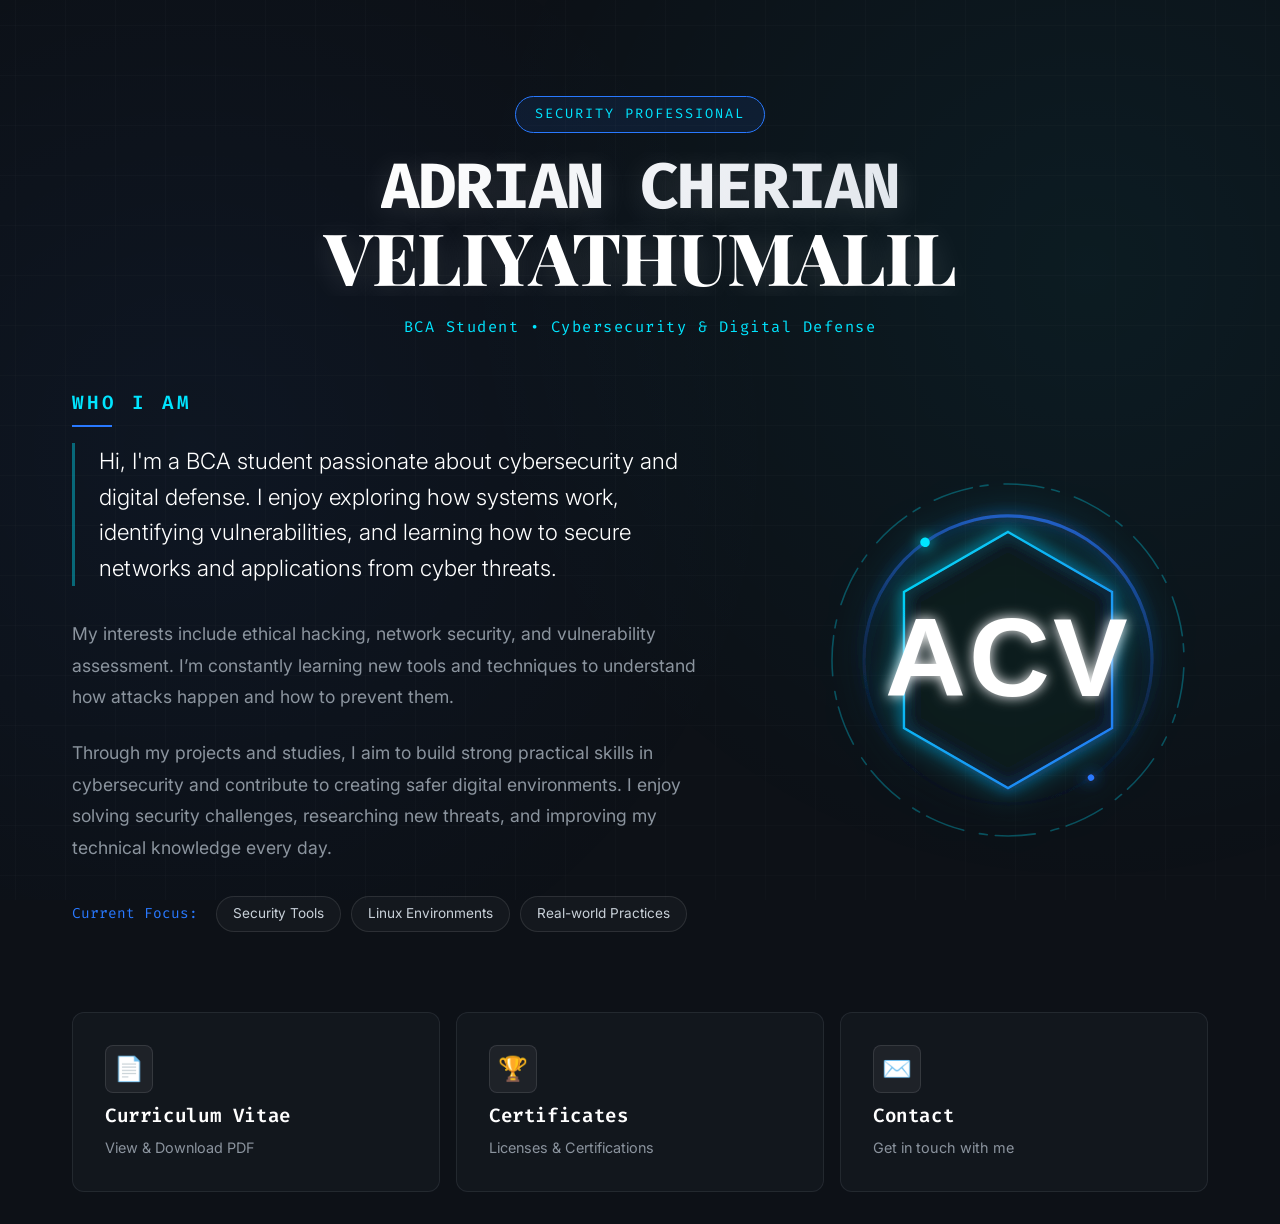
<file: index.html>
<!DOCTYPE html>
<html lang="en">
<head>
    <meta charset="UTF-8">
    <meta name="viewport" content="width=device-width, initial-scale=1.0">
    <title>Adrian Cherian Veliyathumalil - Cybersecurity Portfolio</title>
    <meta name="description" content="Portfolio of Adrian Cherian Veliyathumalil, a BCA student passionate about cybersecurity and digital defense.">
    <!-- Fonts -->
    <link rel="preconnect" href="https://fonts.googleapis.com">
    <link rel="preconnect" href="https://fonts.gstatic.com" crossorigin>
    <link href="https://fonts.googleapis.com/css2?family=Fira+Code:wght@400;600&family=Inter:wght@300;400;600;800&family=Playfair+Display:ital,wght@1,800&display=swap" rel="stylesheet">
    <!-- CSS -->
    <link rel="stylesheet" href="styles.css">
</head>
<body class="dark-theme preload">
    <!-- Page Transition Overlay -->
    <div class="page-transition"></div>

    <!-- Decorative Hack Matrix Background elements -->
    <div class="bg-elements">
        <div class="glow-orb orb-1"></div>
        <div class="glow-orb orb-2"></div>
    </div>

    <main class="container">
        <!-- Header -->
        <header class="hero-header animate-item">
            <div class="badge">Security Professional</div>
            <h1 class="reveal-text">
                <span class="first-name">ADRIAN CHERIAN</span>
                <span class="last-name">Veliyathumalil</span>
            </h1>
            <div class="typing-text-wrapper">
                <p class="subtitle-pro">BCA Student &bull; Cybersecurity & Digital Defense</p>
            </div>
        </header>

        <!-- Main Grid -->
        <div class="content-wrapper">
            <!-- Left: Description -->
            <section class="description-section animate-item delay-1">
                <div class="profile-content-modern">
                    <h2 class="profile-heading">Who I Am</h2>
                    <div class="profile-text">
                        <p class="lead-text">Hi, I'm a BCA student passionate about cybersecurity and digital defense. I enjoy exploring how systems work, identifying vulnerabilities, and learning how to secure networks and applications from cyber threats.</p>
                        <p>My interests include ethical hacking, network security, and vulnerability assessment. I’m constantly learning new tools and techniques to understand how attacks happen and how to prevent them.</p>
                        <p>Through my projects and studies, I aim to build strong practical skills in cybersecurity and contribute to creating safer digital environments. I enjoy solving security challenges, researching new threats, and improving my technical knowledge every day.</p>
                        <div class="focus-badge-container">
                            <span class="focus-label">Current Focus:</span>
                            <span class="focus-pill">Security Tools</span>
                            <span class="focus-pill">Linux Environments</span>
                            <span class="focus-pill">Real-world Practices</span>
                        </div>
                    </div>
                </div>
            </section>

            <!-- Right: Tech Branding -->
            <section class="branding-section animate-item delay-2">
                <div class="custom-logo-container">
                    <img src="assets/logo.svg" alt="ACV Cybersecurity Logo" class="main-logo-img">
                </div>
            </section>
        </div>

        <!-- Navigation Boxes -->
        <nav class="bottom-nav animate-item delay-3">
            <a href="cv.html" class="nav-card page-link">
                <div class="card-border"></div>
                <div class="card-content">
                    <div class="icon-wrapper">
                        <span class="icon">📄</span>
                    </div>
                    <h3>Curriculum Vitae</h3>
                    <p>View & Download PDF</p>
                </div>
                <div class="hover-glow"></div>
            </a>

            <a href="certificates.html" class="nav-card page-link">
                <div class="card-border"></div>
                <div class="card-content">
                    <div class="icon-wrapper">
                        <span class="icon">🏆</span>
                    </div>
                    <h3>Certificates</h3>
                    <p>Licenses & Certifications</p>
                </div>
                <div class="hover-glow"></div>
            </a>

            <a href="contact.html" class="nav-card page-link">
                <div class="card-border"></div>
                <div class="card-content">
                    <div class="icon-wrapper">
                        <span class="icon">✉️</span>
                    </div>
                    <h3>Contact</h3>
                    <p>Get in touch with me</p>
                </div>
                <div class="hover-glow"></div>
            </a>
        </nav>
    </main>

    <script src="script.js"></script>
</body>
</html>
</file>
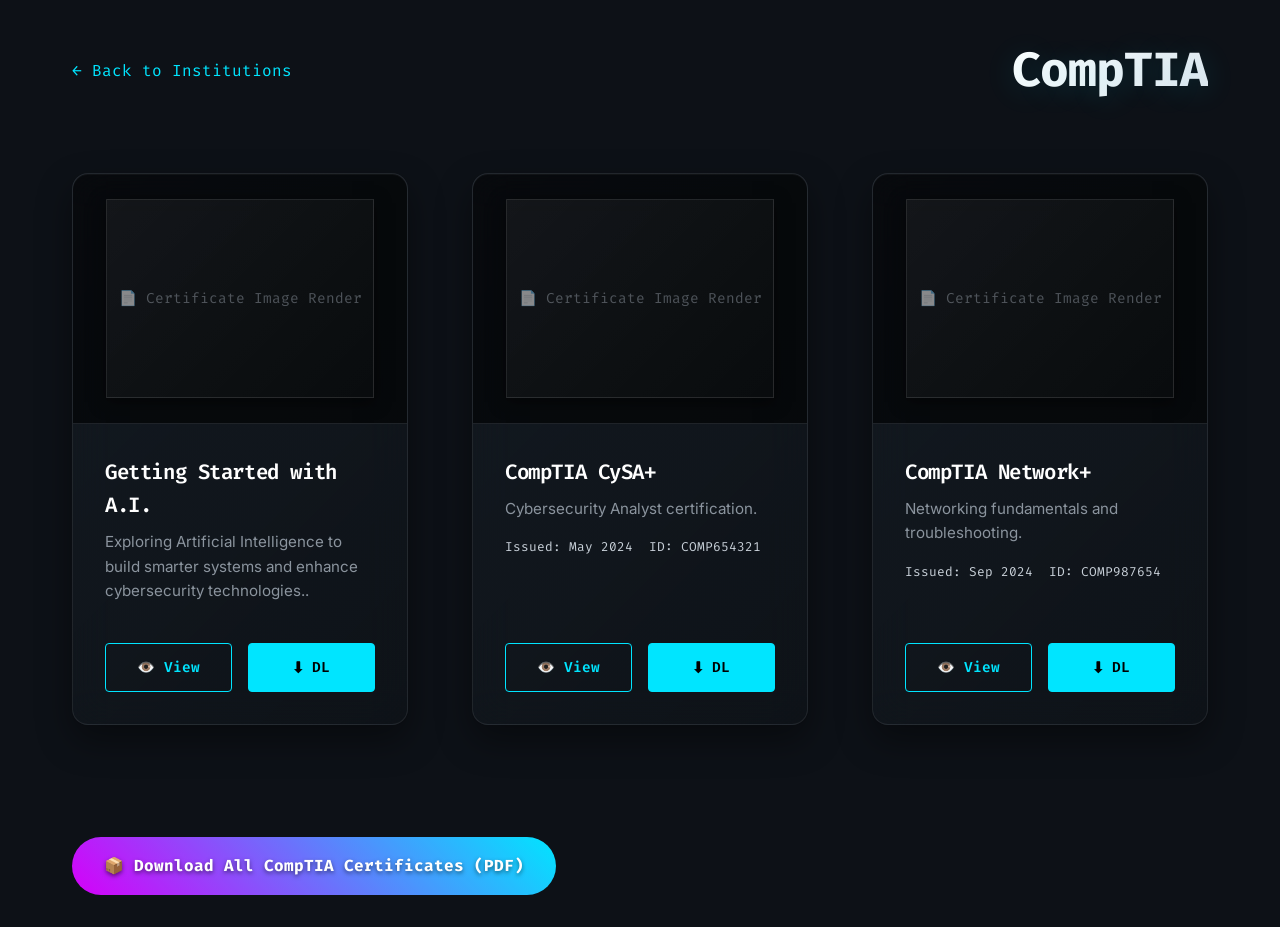
<file: cert-example.html>
<!DOCTYPE html>
<html lang="en">
<head>
    <meta charset="UTF-8">
    <meta name="viewport" content="width=device-width, initial-scale=1.0">
    <title>CompTIA Certificates | Adrian Cherian Veliyathumalil</title>
    <!-- Fonts -->
    <link rel="preconnect" href="https://fonts.googleapis.com">
    <link rel="preconnect" href="https://fonts.gstatic.com" crossorigin>
    <link href="https://fonts.googleapis.com/css2?family=Fira+Code:wght@400;600&family=Inter:wght@300;400;600;800&display=swap" rel="stylesheet">
    <!-- CSS -->
    <link rel="stylesheet" href="styles.css">
    <style>
        .page-header {
            display: flex;
            align-items: center;
            justify-content: space-between;
            margin-bottom: var(--spacing-lg);
        }
        
        .back-btn {
            display: inline-flex;
            align-items: center;
            gap: 0.5rem;
            color: var(--accent-cyan);
            font-family: var(--font-mono);
            font-size: 1rem;
            transition: transform var(--transition-fast), color var(--transition-fast);
        }
        
        .back-btn:hover {
            transform: translateX(-5px);
            color: #fff;
            text-shadow: 0 0 10px var(--accent-cyan);
        }

        .cert-detail-container {
            display: grid;
            grid-template-columns: repeat(auto-fit, minmax(320px, 1fr));
            gap: var(--spacing-xl);
            margin-top: var(--spacing-lg);
        }

        .cert-card-full {
            background: var(--surface-color);
            border: 1px solid var(--surface-border);
            border-top: 4px solid var(--accent-cyan);
            border-radius: 8px;
            overflow: hidden;
            display: flex;
            flex-direction: column;
            transition: transform var(--transition-smooth), box-shadow var(--transition-smooth);
        }

        .cert-card-full:hover {
            transform: translateY(-8px);
            box-shadow: 0 15px 30px rgba(0, 255, 204, 0.15);
            border-color: var(--accent-cyan);
        }

        .cert-preview-box {
            width: 100%;
            height: 250px;
            background: rgba(0,0,0,0.6);
            display: flex;
            align-items: center;
            justify-content: center;
            border-bottom: 1px solid var(--surface-border);
            position: relative;
            overflow: hidden;
        }

        /* Placeholder for actual certificate images */
        .cert-preview-box::before {
            content: '📄 Certificate Image Render';
            color: var(--text-secondary);
            font-family: var(--font-mono);
            font-size: 0.9rem;
            opacity: 0.5;
        }

        /* Simulating an image inside the preview box */
        .cert-image-mockup {
            position: absolute;
            width: 80%;
            height: 80%;
            background: linear-gradient(135deg, rgba(255,255,255,0.05) 0%, rgba(255,255,255,0.01) 100%);
            border: 1px solid rgba(255,255,255,0.1);
            box-shadow: 0 4px 15px rgba(0,0,0,0.5);
            transition: transform var(--transition-smooth);
        }

        .cert-card-full:hover .cert-image-mockup {
            transform: scale(1.05);
        }

        .cert-content-body {
            padding: var(--spacing-lg);
            display: flex;
            flex-direction: column;
            flex-grow: 1;
        }

        .cert-info h3 {
            color: #fff;
            margin-bottom: 0.5rem;
            font-size: 1.3rem;
        }

        .cert-info p {
            color: var(--text-secondary);
            margin-bottom: 1rem;
            font-size: 0.95rem;
        }

        .cert-meta {
            font-family: var(--font-mono);
            font-size: 0.8rem;
            color: var(--accent-green);
            margin-bottom: 1.5rem;
            display: flex;
            flex-wrap: wrap;
            gap: 1rem;
        }

        .cert-actions {
            display: flex;
            gap: 1rem;
            margin-top: auto;
        }

        .action-btn {
            flex: 1;
            padding: 0.75rem;
            border-radius: 4px;
            font-family: var(--font-mono);
            font-size: 0.9rem;
            font-weight: 600;
            text-align: center;
            cursor: pointer;
            transition: all var(--transition-fast);
            display: inline-flex;
            justify-content: center;
            align-items: center;
            gap: 0.5rem;
            text-decoration: none;
        }

        .btn-view {
            background: transparent;
            color: var(--accent-cyan);
            border: 1px solid var(--accent-cyan);
        }

        .btn-view:hover {
            background: rgba(0, 255, 204, 0.1);
            box-shadow: inset 0 0 10px rgba(0, 255, 204, 0.2);
        }

        .btn-download {
            background: var(--accent-cyan);
            color: #000;
            border: 1px solid var(--accent-cyan);
        }

        .btn-download:hover {
            box-shadow: 0 0 15px rgba(0, 255, 204, 0.5);
            background: #fff;
            border-color: #fff;
        }
        
        .download-all-btn {
            margin-top: 3rem;
            display: block;
            width: max-content;
            margin-left: auto;
            margin-right: auto;
            background: linear-gradient(45deg, var(--accent-purple), var(--accent-cyan));
            color: #fff;
            padding: 1rem 2rem;
            border-radius: 30px;
            text-align: center;
            font-family: var(--font-mono);
            font-weight: 700;
            text-shadow: 0 2px 4px rgba(0,0,0,0.5);
            transition: all var(--transition-smooth);
        }

        .download-all-btn:hover {
            transform: scale(1.05);
            box-shadow: 0 0 25px rgba(177, 0, 232, 0.6);
        }

        /* Modal styling for viewing certificate */
        .modal-overlay {
            position: fixed;
            top: 0; left: 0; right: 0; bottom: 0;
            background: rgba(0,0,0,0.9);
            z-index: 1000;
            display: none;
            justify-content: center;
            align-items: center;
            opacity: 0;
            transition: opacity 0.3s;
        }
        .modal-overlay.active {
            display: flex;
            opacity: 1;
        }
        
        .modal-content {
            max-width: 90vw;
            max-height: 90vh;
            position: relative;
        }
        
        .modal-image {
            max-width: 100%;
            max-height: 85vh;
            border: 2px solid var(--accent-cyan);
            box-shadow: 0 0 30px rgba(0, 255, 204, 0.2);
        }
        
        .close-modal {
            position: absolute;
            top: -40px;
            right: 0;
            color: #fff;
            font-family: var(--font-mono);
            font-size: 2rem;
            cursor: pointer;
            transition: color 0.2s;
        }
        .close-modal:hover { color: var(--accent-cyan); }

        /* Responsive */
        @media (max-width: 768px) {
            .page-header {
                flex-direction: column;
                align-items: flex-start;
                gap: 1rem;
            }
            .cert-detail-container {
                grid-template-columns: repeat(auto-fit, minmax(min(100%, 300px), 1fr));
            }
        }
    </style>
</head>
<body class="dark-theme preload">
    <div class="page-transition"></div>

    <!-- Certificate View Modal -->
    <div class="modal-overlay" id="certModal">
        <div class="modal-content">
            <span class="close-modal" onclick="closeModal()">×</span>
            <!-- Placeholder for actual image source -->
            <div style="width: 80vw; height: 70vh; background: #222; display: flex; align-items: center; justify-content: center; border: 2px solid var(--accent-cyan);">
                <span class="cyber-text">High Resolution Certificate Image Displays Here</span>
            </div>
        </div>
    </div>

    <main class="container">
        
        <div class="page-header animate-item delay-1">
            <a href="certificates.html" class="back-btn page-link">← Back to Institutions</a>
            <h1 class="glitch-title" data-text="CompTIA">CompTIA</h1>
        </div>

        <section class="cert-detail-container animate-item delay-2">
            
            <!-- Standard Grid Card -->
            <div class="cert-card-full">
                <div class="cert-preview-box">
                    <div class="cert-image-mockup"></div>
                </div>
                <div class="cert-content-body">
                    <div class="cert-info">
                        <h3>Getting Started with A.I.</h3>
                        <p>Exploring Artificial Intelligence to build smarter systems and enhance cybersecurity technologies..</p>
                        <div class="cert-meta">
                            
                        </div>
                    </div>
                    <div class="cert-actions">
                        <button onclick="openModal()" class="action-btn btn-view">👁️ View</button>
                        <a href="sample-cert.pdf" download="Security_Plus.pdf" class="action-btn btn-download">⬇️ DL</a>
                    </div>
                </div>
            </div>

            <div class="cert-card-full">
                <div class="cert-preview-box">
                    <div class="cert-image-mockup"></div>
                </div>
                <div class="cert-content-body">
                    <div class="cert-info">
                        <h3>CompTIA CySA+</h3>
                        <p>Cybersecurity Analyst certification.</p>
                        <div class="cert-meta">
                            <span>Issued: May 2024</span>
                            <span>ID: COMP654321</span>
                        </div>
                    </div>
                    <div class="cert-actions">
                        <button onclick="openModal()" class="action-btn btn-view">👁️ View</button>
                        <a href="sample-cert.pdf" download="CySA_Plus.pdf" class="action-btn btn-download">⬇️ DL</a>
                    </div>
                </div>
            </div>

            <div class="cert-card-full">
                <div class="cert-preview-box">
                    <div class="cert-image-mockup"></div>
                </div>
                <div class="cert-content-body">
                    <div class="cert-info">
                        <h3>CompTIA Network+</h3>
                        <p>Networking fundamentals and troubleshooting.</p>
                        <div class="cert-meta">
                            <span>Issued: Sep 2024</span>
                            <span>ID: COMP987654</span>
                        </div>
                    </div>
                    <div class="cert-actions">
                        <button onclick="openModal()" class="action-btn btn-view">👁️ View</button>
                        <a href="sample-cert.pdf" download="Network_Plus.pdf" class="action-btn btn-download">⬇️ DL</a>
                    </div>
                </div>
            </div>

            <!-- Download All Action -->
            <a href="all-comptia-certs.pdf" download="Adrian_CompTIA_Bundle.pdf" class="download-all-btn">
                📦 Download All CompTIA Certificates (PDF)
            </a>

        </section>

    </main>

    <script src="script.js"></script>
    <script>
        // Certificate Modal Logic
        const modal = document.getElementById('certModal');
        
        function openModal() {
            modal.classList.add('active');
            document.body.style.overflow = 'hidden'; // Prevent background scrolling
        }
        
        function closeModal() {
            modal.classList.remove('active');
            document.body.style.overflow = '';
        }
        
        // Close modal when clicking outside the content
        modal.addEventListener('click', (e) => {
            if (e.target === modal) {
                closeModal();
            }
        });
        
        // Close modal on Escape key
        document.addEventListener('keydown', (e) => {
            if (e.key === 'Escape' && modal.classList.contains('active')) {
                closeModal();
            }
        });
    </script>
</body>
</html>
</file>
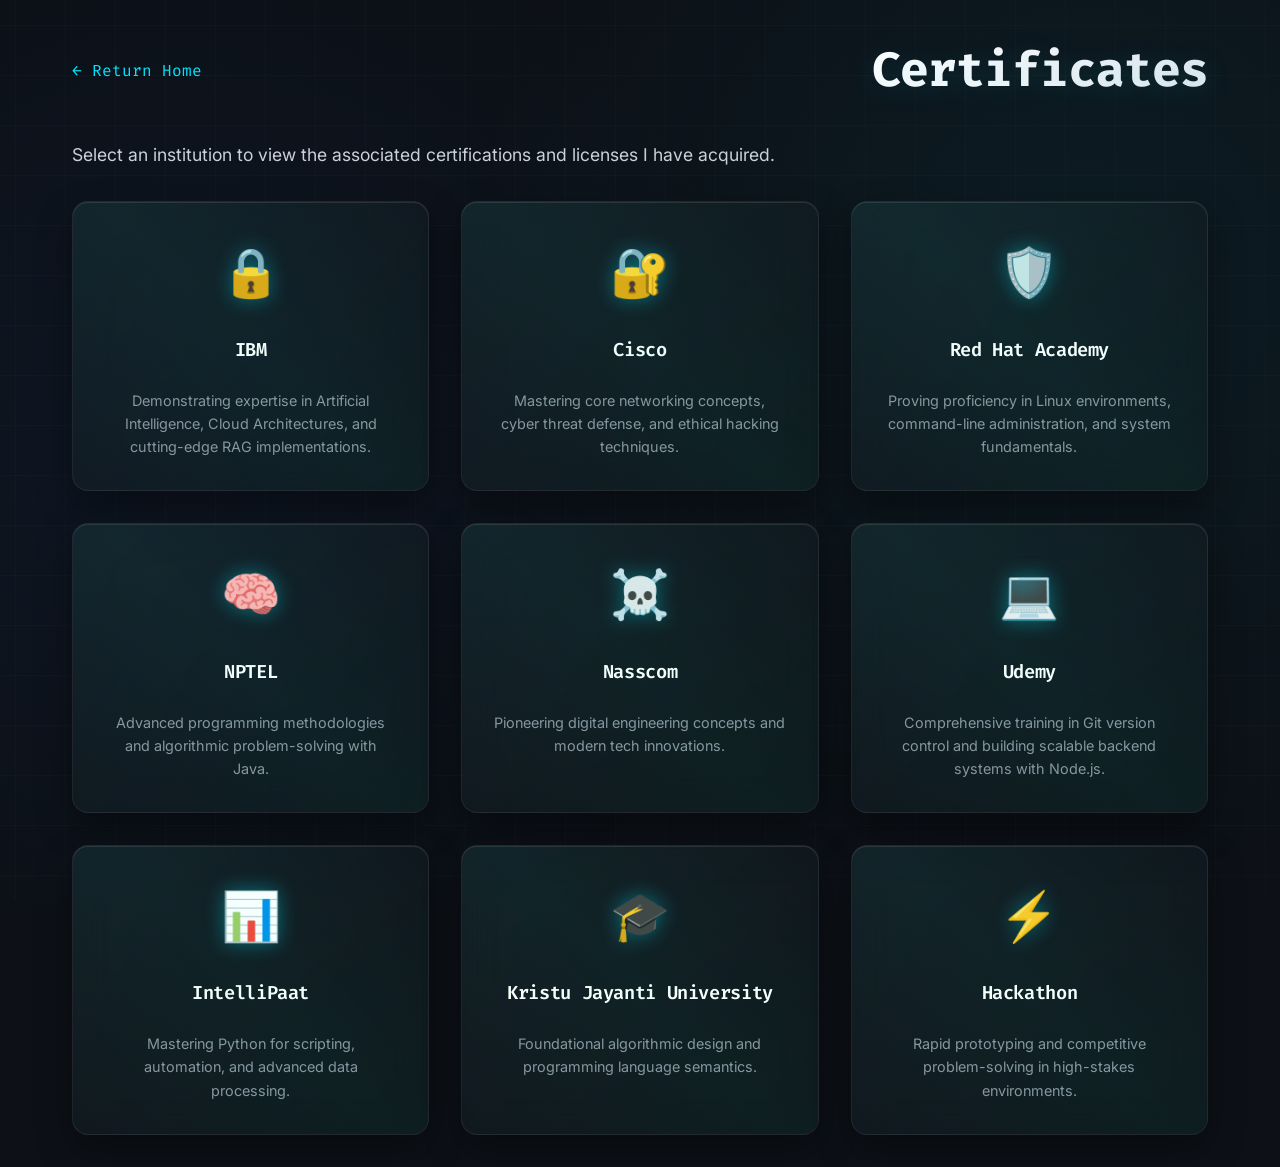
<file: certificates.html>
<!DOCTYPE html>
<html lang="en">
<head>
    <meta charset="UTF-8">
    <meta name="viewport" content="width=device-width, initial-scale=1.0">
    <title>Certificates | Adrian Cherian Veliyathumalil</title>
    <!-- Fonts -->
    <link rel="preconnect" href="https://fonts.googleapis.com">
    <link rel="preconnect" href="https://fonts.gstatic.com" crossorigin>
    <link href="https://fonts.googleapis.com/css2?family=Fira+Code:wght@400;600&family=Inter:wght@300;400;600;800&display=swap" rel="stylesheet">
    <!-- CSS -->
    <link rel="stylesheet" href="styles.css">
    <style>
        .page-header {
            display: flex;
            align-items: center;
            justify-content: space-between;
            margin-bottom: var(--spacing-lg);
        }
        
        .back-btn {
            display: inline-flex;
            align-items: center;
            gap: 0.5rem;
            color: var(--accent-cyan);
            font-family: var(--font-mono);
            font-size: 1rem;
            transition: transform var(--transition-fast), color var(--transition-fast);
        }
        
        .back-btn:hover {
            transform: translateX(-5px);
            color: #fff;
            text-shadow: 0 0 10px var(--accent-cyan);
        }

        .cert-grid {
            display: grid;
            grid-template-columns: repeat(auto-fit, minmax(280px, 1fr));
            gap: var(--spacing-lg);
            margin-top: var(--spacing-lg);
        }

        .cert-card {
            background: var(--surface-color);
            border: 1px solid var(--surface-border);
            border-radius: 12px;
            padding: var(--spacing-lg);
            text-align: center;
            position: relative;
            overflow: hidden;
            transition: all var(--transition-smooth);
            display: flex;
            flex-direction: column;
            align-items: center;
            gap: 1rem;
            cursor: pointer;
        }

        .cert-card::before {
            content: '';
            position: absolute;
            top: -50%; left: -50%;
            width: 200%; height: 200%;
            background: linear-gradient(rgba(0,255,204,0), rgba(0,255,204,0.05), rgba(0,255,204,0));
            transform: rotate(45deg);
            animation: shine 6s infinite;
            pointer-events: none;
        }

        @keyframes shine {
            0% { transform: translateY(-100%) rotate(45deg); opacity: 0; }
            50% { opacity: 1; }
            100% { transform: translateY(100%) rotate(45deg); opacity: 0; }
        }

        .cert-card:hover {
            transform: translateY(-5px);
            border-color: var(--accent-green);
            box-shadow: 0 10px 30px rgba(57, 255, 20, 0.1);
        }

        .cert-icon {
            font-size: 3rem;
            color: var(--accent-cyan);
            margin-bottom: 0.5rem;
        }
        
        .cert-card h3 {
            font-family: var(--font-mono);
            color: #fff;
            margin-bottom: 0.5rem;
        }

        .cert-card p {
            color: var(--text-secondary);
            font-size: 0.9rem;
        }

        /* Responsive */
        @media (max-width: 768px) {
            .page-header {
                flex-direction: column;
                align-items: flex-start;
                gap: 1rem;
            }
            .cert-grid {
                grid-template-columns: repeat(auto-fit, minmax(min(100%, 280px), 1fr));
            }
        }
    </style>
</head>
<body class="dark-theme preload">
    <div class="page-transition"></div>

    <div class="bg-elements">
        <div class="glow-orb orb-1"></div>
        <div class="glow-orb orb-2"></div>
    </div>

    <main class="container">
        
        <div class="page-header animate-item delay-1">
            <a href="index.html" class="back-btn page-link">← Return Home</a>
            <h1 class="glitch-title" data-text="Certificates">Certificates</h1>
        </div>

        <section class="animate-item delay-2">
            <p class="cyber-text" style="font-size: 1.1rem; margin-bottom: 2rem; color: var(--text-primary);">
                Select an institution to view the associated certifications and licenses I have acquired.
            </p>

            <div class="cert-grid">
                
                <a href="ibm-certs.html" class="cert-card page-link">
                    <div class="cert-icon">🔒</div>
                    <h3>IBM</h3>
                    <p>Demonstrating expertise in Artificial Intelligence, Cloud Architectures, and cutting-edge RAG implementations.</p>
                </a>

                <a href="cisco-certs.html" class="cert-card page-link" style="animation-delay: 0.1s;">
                    <div class="cert-icon">🔐</div>
                    <h3>Cisco</h3>
                    <p>Mastering core networking concepts, cyber threat defense, and ethical hacking techniques.</p>
                </a>

                <a href="redhat-certs.html" class="cert-card page-link" style="animation-delay: 0.2s;">
                    <div class="cert-icon">🛡️</div>
                    <h3>Red Hat Academy</h3>
                    <p>Proving proficiency in Linux environments, command-line administration, and system fundamentals.</p>
                </a>

                <a href="nptel-certs.html" class="cert-card page-link" style="animation-delay: 0.3s;">
                    <div class="cert-icon">🧠</div>
                    <h3>NPTEL</h3>
                    <p>Advanced programming methodologies and algorithmic problem-solving with Java.</p>
                </a>

                <a href="nasscom-certs.html" class="cert-card page-link" style="animation-delay: 0.3s;">
                    <div class="cert-icon">☠️</div>
                    <h3>Nasscom</h3>
                    <p>Pioneering digital engineering concepts and modern tech innovations.</p>
                </a>
                
            
                <a href="udemy-certs.html" class="cert-card page-link" style="animation-delay: 0.4s;">
                    <div class="cert-icon">💻</div>
                    <h3>Udemy</h3>
                    <p>Comprehensive training in Git version control and building scalable backend systems with Node.js.</p>
                </a>
                
                <a href="intellipaat-certs.html" class="cert-card page-link" style="animation-delay: 0.5s;">
                    <div class="cert-icon">📊</div>
                    <h3>IntelliPaat</h3>
                    <p>Mastering Python for scripting, automation, and advanced data processing.</p>
                </a>
                
                <a href="kristu-certs.html" class="cert-card page-link" style="animation-delay: 0.6s;">
                    <div class="cert-icon">🎓</div>
                    <h3>Kristu Jayanti University</h3>
                    <p>Foundational algorithmic design and programming language semantics.</p>
                </a>

                <a href="hackathon-certs.html" class="cert-card page-link" style="animation-delay: 0.7s;">
                    <div class="cert-icon">⚡</div>
                    <h3>Hackathon</h3>
                    <p>Rapid prototyping and competitive problem-solving in high-stakes environments.</p>
                </a>
                
            </div>
        </section>

    </main>

    <script src="script.js"></script>
</body>
</html>
</file>
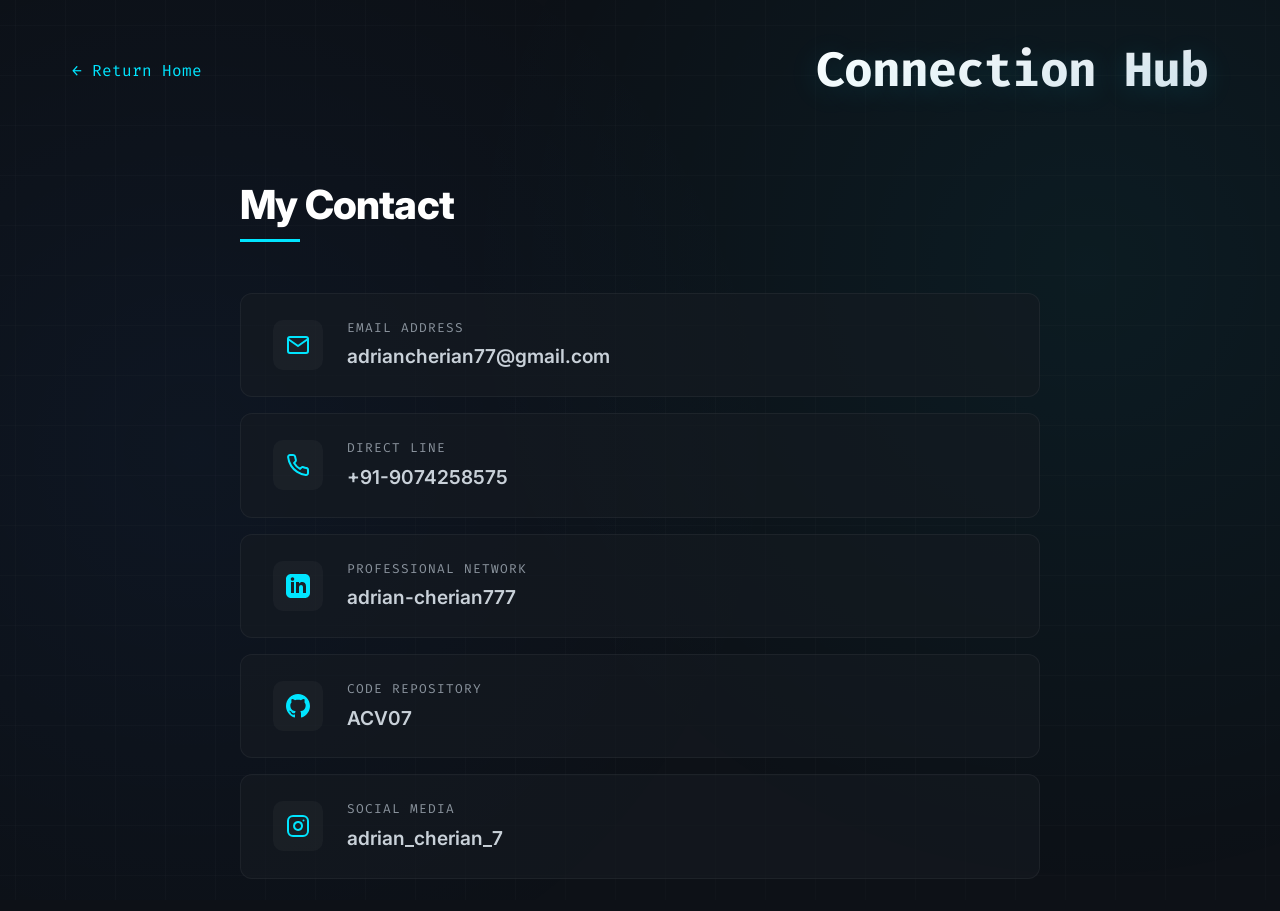
<file: contact.html>
<!DOCTYPE html>
<html lang="en">

<head>
    <meta charset="UTF-8">
    <meta name="viewport" content="width=device-width, initial-scale=1.0">
    <title>Contact | Adrian Cherian Veliyathumalil</title>
    <!-- Fonts -->
    <link rel="preconnect" href="https://fonts.googleapis.com">
    <link rel="preconnect" href="https://fonts.gstatic.com" crossorigin>
    <link
        href="https://fonts.googleapis.com/css2?family=Fira+Code:wght@400;600&family=Inter:wght@300;400;600;800&family=Playfair+Display:ital,wght@1,800&display=swap"
        rel="stylesheet">
    <!-- CSS -->
    <link rel="stylesheet" href="styles.css">
    <style>
        .page-header {
            display: flex;
            align-items: center;
            justify-content: space-between;
            margin-bottom: var(--spacing-lg);
            position: relative;
            z-index: 10;
        }

        .back-btn {
            display: inline-flex;
            align-items: center;
            gap: 0.5rem;
            color: var(--accent-cyan);
            font-family: var(--font-mono);
            font-size: 1rem;
            transition: transform var(--transition-fast), color var(--transition-fast);
        }

        .back-btn:hover {
            transform: translateX(-5px);
            color: #fff;
            text-shadow: 0 0 10px var(--accent-cyan);
        }

        /* =========================================
           Contact Page - Row Layout
           ========================================= */
        .contact-perspective {
            display: flex;
            justify-content: center;
            align-items: flex-start;
            min-height: 70vh;
            padding-top: 2rem;
        }

        .contact-list-container {
            width: 100%;
            max-width: 800px;
            display: flex;
            flex-direction: column;
            gap: 1.5rem;
        }

        .section-title {
            font-size: 2.5rem;
            color: #fff;
            margin-bottom: 2rem;
            font-family: var(--font-sans);
            font-weight: 800;
            text-align: left;
            position: relative;
            display: inline-block;
        }

        .section-title::after {
            content: '';
            position: absolute;
            bottom: -5px;
            left: 0;
            width: 60px;
            height: 3px;
            background: var(--accent-cyan);
        }

        .contact-rows-wrapper {
            display: flex;
            flex-direction: column;
            gap: 1rem;
        }

        .contact-row {
            display: flex;
            align-items: center;
            padding: 1.5rem 2rem;
            background: rgba(22, 27, 34, 0.6);
            border: 1px solid rgba(255, 255, 255, 0.05);
            border-radius: 12px;
            text-decoration: none;
            transition: all 0.4s cubic-bezier(0.2, 0.8, 0.2, 1);
            position: relative;
            overflow: hidden;
        }

        .contact-row::before {
            content: '';
            position: absolute;
            top: 0;
            left: 0;
            bottom: 0;
            width: 3px;
            background: var(--accent-cyan);
            transform: scaleY(0);
            transform-origin: bottom;
            transition: transform 0.4s ease;
        }

        .contact-row:hover {
            background: rgba(30, 40, 50, 0.8);
            border-color: rgba(0, 229, 255, 0.3);
            transform: translateX(10px);
            box-shadow: 0 10px 30px rgba(0, 0, 0, 0.5);
        }

        .contact-row:hover::before {
            transform: scaleY(1);
        }

        .row-icon-cell {
            width: 50px;
            height: 50px;
            display: flex;
            justify-content: center;
            align-items: center;
            background: rgba(255, 255, 255, 0.03);
            border-radius: 10px;
            margin-right: 1.5rem;
            transition: all 0.4s ease;
        }

        .row-logo {
            width: 24px;
            height: 24px;
            color: var(--accent-cyan);
            transition: transform 0.4s cubic-bezier(0.175, 0.885, 0.32, 1.275);
        }

        .contact-row:hover .row-icon-cell {
            background: rgba(0, 229, 255, 0.1);
            box-shadow: 0 0 15px rgba(0, 229, 255, 0.2);
        }

        .contact-row:hover .row-logo {
            transform: scale(1.2);
        }

        /* Specific logo colors on hover */
        .contact-row:hover .linkedin-color {
            color: #0077b5;
        }

        .contact-row:hover .github-color {
            color: #ffffff;
        }
        
        .contact-row:hover .instagram-color {
            color: #E1306C;
        }

        .row-details {
            display: flex;
            flex-direction: column;
            flex-grow: 1;
        }

        .row-label {
            font-family: var(--font-mono);
            font-size: 0.8rem;
            color: var(--text-secondary);
            text-transform: uppercase;
            letter-spacing: 1px;
            margin-bottom: 0.2rem;
        }

        .row-value {
            font-size: 1.2rem;
            color: var(--text-primary);
            font-weight: 600;
            transition: color 0.3s ease;
        }

        .contact-row:hover .row-value {
            color: #fff;
        }

        .row-arrow {
            font-size: 1.5rem;
            color: var(--text-secondary);
            opacity: 0;
            transform: translateX(-15px);
            transition: all 0.4s cubic-bezier(0.175, 0.885, 0.32, 1.275);
        }

        .contact-row:hover .row-arrow {
            opacity: 1;
            transform: translateX(0);
            color: var(--accent-cyan);
        }

        /* Professional Scroll Reveal Animation */
        .animate-row {
            opacity: 0;
            transform: translateY(20px);
            transition: opacity 0.6s ease, transform 0.6s cubic-bezier(0.2, 0.8, 0.2, 1);
        }

        .animate-row.visible {
            opacity: 1;
            transform: translateY(0);
        }

        /* Responsive */
        @media (max-width: 768px) {
            .page-header {
                flex-direction: column;
                align-items: flex-start;
                gap: 1rem;
            }
            .contact-row {
                padding: 1rem;
            }
            .row-icon-cell {
                margin-right: 1rem;
            }
            .row-value {
                font-size: 1rem;
                word-break: break-all;
            }
            .section-title {
                font-size: 2rem;
            }
        }
    </style>
</head>

<body class="dark-theme preload">
    <div class="page-transition"></div>

    <div class="bg-elements">
        <div class="glow-orb orb-1"></div>
        <div class="glow-orb orb-2"></div>
    </div>

    <main class="container">

        <div class="page-header animate-item delay-1">
            <a href="index.html" class="back-btn page-link">← Return Home</a>
            <h1 class="glitch-title" data-text="Connection Hub">Connection Hub</h1>
        </div>

        <section class="contact-perspective">

            <div class="contact-list-container">
                <h2 class="section-title animate-row delay-1">My Contact</h2>

                <div class="contact-rows-wrapper">

                    <!-- Email Row -->
                    <a href="mailto:adriancherian77@gmail.com" class="contact-row animate-row delay-2">
                        <div class="row-icon-cell">
                            <!-- Custom SVG for Email -->
                            <svg class="row-logo" xmlns="http://www.w3.org/2000/svg" viewBox="0 0 24 24" fill="none"
                                stroke="currentColor" stroke-width="2" stroke-linecap="round" stroke-linejoin="round">
                                <path d="M4 4h16c1.1 0 2 .9 2 2v12c0 1.1-.9 2-2 2H4c-1.1 0-2-.9-2-2V6c0-1.1.9-2 2-2z">
                                </path>
                                <polyline points="22,6 12,13 2,6"></polyline>
                            </svg>
                        </div>
                        <div class="row-details">
                            <span class="row-label">Email Address</span>
                            <span class="row-value">adriancherian77@gmail.com</span>
                        </div>
                        <div class="row-arrow">→</div>
                    </a>

                    <!-- Phone Row -->
                    <a href="tel:+91-9074258575" class="contact-row animate-row delay-3">
                        <div class="row-icon-cell">
                            <!-- Custom SVG for Phone -->
                            <svg class="row-logo" xmlns="http://www.w3.org/2000/svg" viewBox="0 0 24 24" fill="none"
                                stroke="currentColor" stroke-width="2" stroke-linecap="round" stroke-linejoin="round">
                                <path
                                    d="M22 16.92v3a2 2 0 0 1-2.18 2 19.79 19.79 0 0 1-8.63-3.07 19.5 19.5 0 0 1-6-6 19.79 19.79 0 0 1-3.07-8.67A2 2 0 0 1 4.11 2h3a2 2 0 0 1 2 1.72 12.84 12.84 0 0 0 .7 2.81 2 2 0 0 1-.45 2.11L8.09 9.91a16 16 0 0 0 6 6l1.27-1.27a2 2 0 0 1 2.11-.45 12.84 12.84 0 0 0 2.81.7A2 2 0 0 1 22 16.92z">
                                </path>
                            </svg>
                        </div>
                        <div class="row-details">
                            <span class="row-label">Direct Line</span>
                            <span class="row-value">+91-9074258575</span>
                        </div>
                        <div class="row-arrow">→</div>
                    </a>

                    <!-- LinkedIn Row -->
                    <a href="https://www.linkedin.com/in/adrian-cherian777" class="contact-row animate-row delay-4" target="_blank">
                        <div class="row-icon-cell">
                            <!-- Custom SVG for LinkedIn -->
                            <svg class="row-logo linkedin-color" xmlns="http://www.w3.org/2000/svg" viewBox="0 0 24 24"
                                fill="currentColor">
                                <path
                                    d="M19 0h-14c-2.761 0-5 2.239-5 5v14c0 2.761 2.239 5 5 5h14c2.762 0 5-2.239 5-5v-14c0-2.761-2.238-5-5-5zm-11 19h-3v-11h3v11zm-1.5-12.268c-.966 0-1.75-.79-1.75-1.764s.784-1.764 1.75-1.764 1.75.79 1.75 1.764-.783 1.764-1.75 1.764zm13.5 12.268h-3v-5.604c0-3.368-4-3.113-4 0v5.604h-3v-11h3v1.765c1.396-2.586 7-2.777 7 2.476v6.759z" />
                            </svg>
                        </div>
                        <div class="row-details">
                            <span class="row-label">Professional Network</span>
                            <span class="row-value">adrian-cherian777</span>
                        </div>
                        <div class="row-arrow">→</div>
                    </a>

                    <!-- GitHub Row -->
                    <a href="https://github.com/ACV07" class="contact-row animate-row delay-5" target="_blank">
                        <div class="row-icon-cell">
                            <!-- Custom SVG for GitHub -->
                            <svg class="row-logo github-color" xmlns="http://www.w3.org/2000/svg" viewBox="0 0 24 24"
                                fill="currentColor">
                                <path
                                    d="M12 0c-6.626 0-12 5.373-12 12 0 5.302 3.438 9.8 8.207 11.387.599.111.793-.261.793-.577v-2.234c-3.338.726-4.033-1.416-4.033-1.416-.546-1.387-1.333-1.756-1.333-1.756-1.089-.745.083-.729.083-.729 1.205.084 1.839 1.237 1.839 1.237 1.07 1.834 2.807 1.304 3.492.997.107-.775.418-1.305.762-1.604-2.665-.305-5.467-1.334-5.467-5.931 0-1.311.469-2.381 1.236-3.221-.124-.303-.535-1.524.117-3.176 0 0 1.008-.322 3.301 1.23.957-.266 1.983-.399 3.003-.404 1.02.005 2.047.138 3.006.404 2.291-1.552 3.297-1.23 3.297-1.23.653 1.653.242 2.874.118 3.176.77.84 1.235 1.911 1.235 3.221 0 4.609-2.807 5.624-5.479 5.921.43.372.823 1.102.823 2.222v3.293c0 .319.192.694.801.576 4.765-1.589 8.199-6.086 8.199-11.386 0-6.627-5.373-12-12-12z" />
                            </svg>
                        </div>
                        <div class="row-details">
                            <span class="row-label">Code Repository</span>
                            <span class="row-value">ACV07</span>
                        </div>
                        <div class="row-arrow">→</div>
                    </a>

                    <!-- Instagram Row -->
                    <a href="https://www.instagram.com/adrian_cherian_7?igsh=b2wybXFqczFqNjB5" class="contact-row animate-row delay-6" target="_blank">
                        <div class="row-icon-cell">
                            <!-- Custom SVG for Instagram -->
                            <svg class="row-logo instagram-color" xmlns="http://www.w3.org/2000/svg" viewBox="0 0 24 24" fill="none" stroke="currentColor" stroke-width="2" stroke-linecap="round" stroke-linejoin="round">
                                <rect x="2" y="2" width="20" height="20" rx="5" ry="5"></rect>
                                <path d="M16 11.37A4 4 0 1 1 12.63 8 4 4 0 0 1 16 11.37z"></path>
                                <line x1="17.5" y1="6.5" x2="17.51" y2="6.5"></line>
                            </svg>
                        </div>
                        <div class="row-details">
                            <span class="row-label">Social Media</span>
                            <span class="row-value">adrian_cherian_7</span>
                        </div>
                        <div class="row-arrow">→</div>
                    </a>

                </div>
            </div>

        </section>

    </main>

    <script src="script.js"></script>
    <script>
        // Professional fade-in staggered animation for rows
        document.addEventListener('DOMContentLoaded', () => {
            const rows = document.querySelectorAll('.animate-row');

            const observer = new IntersectionObserver((entries) => {
                entries.forEach(entry => {
                    if (entry.isIntersecting) {
                        entry.target.classList.add('visible');
                    }
                });
            }, { threshold: 0.1 });

            rows.forEach(row => {
                observer.observe(row);
            });
        });
    </script>
</body>

</html>
</file>
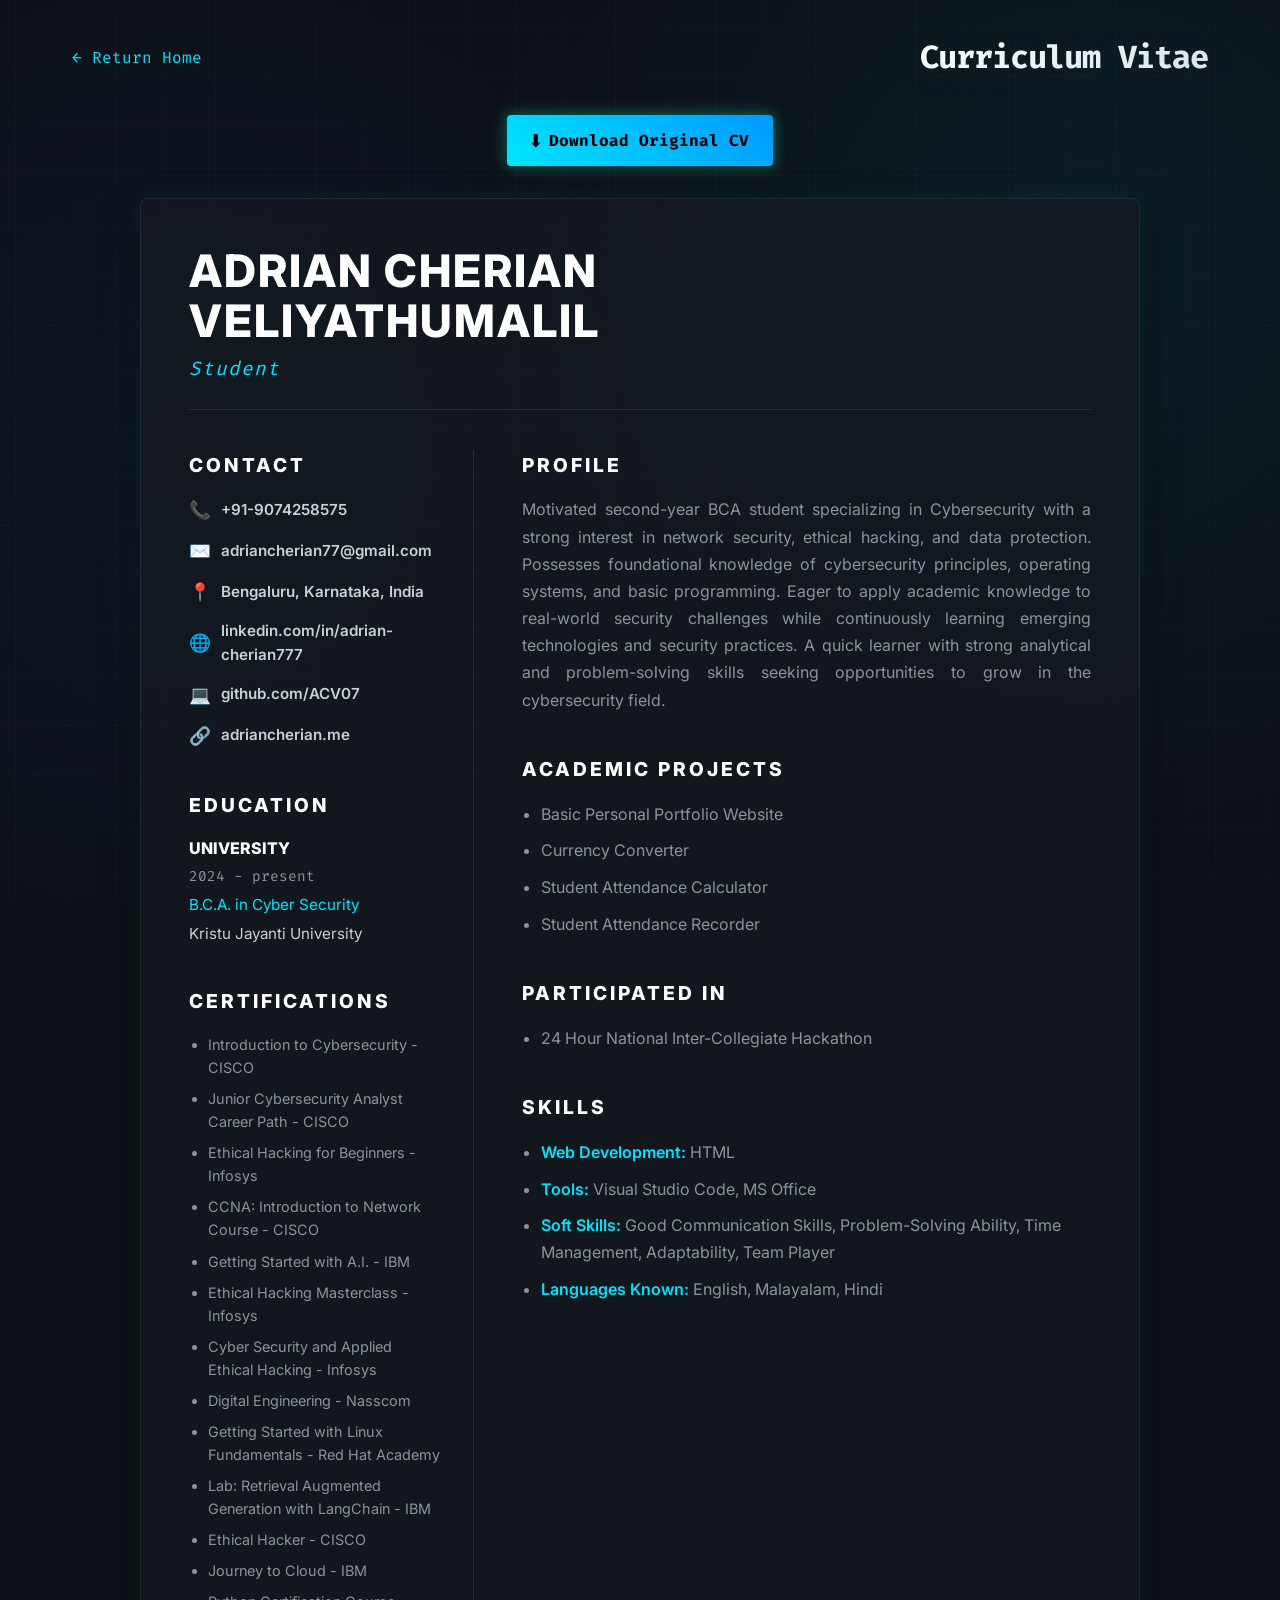
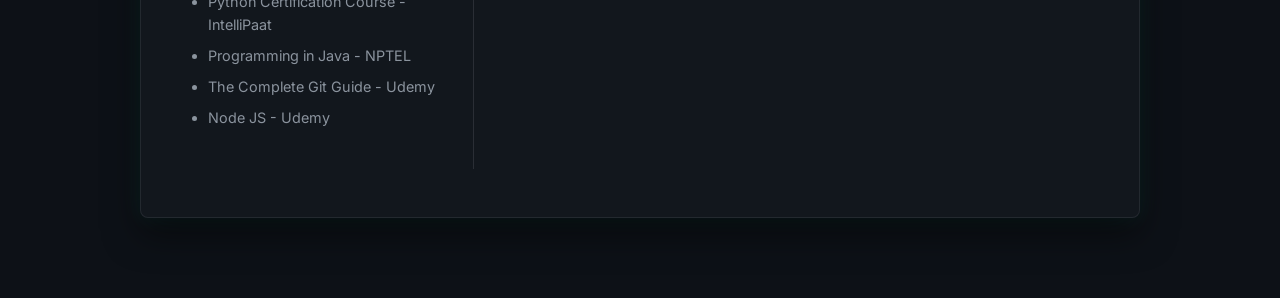
<file: cv.html>
<!DOCTYPE html>
<html lang="en">
<head>
    <meta charset="UTF-8">
    <meta name="viewport" content="width=device-width, initial-scale=1.0">
    <title>Curriculum Vitae | Adrian Cherian Veliyathumalil</title>
    <!-- Fonts -->
    <link rel="preconnect" href="https://fonts.googleapis.com">
    <link rel="preconnect" href="https://fonts.gstatic.com" crossorigin>
    <link href="https://fonts.googleapis.com/css2?family=Fira+Code:wght@400;600&family=Inter:wght@300;400;600;800&display=swap" rel="stylesheet">
    <!-- CSS -->
    <link rel="stylesheet" href="styles.css">
    <style>
        .page-header {
            display: flex;
            align-items: center;
            justify-content: space-between;
            margin-bottom: var(--spacing-lg);
        }
        
        .back-btn {
            display: inline-flex;
            align-items: center;
            gap: 0.5rem;
            color: var(--accent-cyan);
            font-family: var(--font-mono);
            font-size: 1rem;
            transition: transform var(--transition-fast), color var(--transition-fast);
        }
        
        .back-btn:hover {
            transform: translateX(-5px);
            color: #fff;
            text-shadow: 0 0 10px var(--accent-cyan);
        }

        /* Digital Resume Sheet Styles */
        .cv-sheet {
            background-color: var(--surface-color);
            border: 1px solid var(--surface-border);
            border-radius: 8px;
            box-shadow: 0 15px 35px rgba(0, 0, 0, 0.5), 0 0 20px rgba(0, 255, 204, 0.1);
            padding: 3rem;
            max-width: 1000px;
            margin: 0 auto 3rem auto;
            position: relative;
            overflow: hidden;
        }

        .cv-sheet::before {
            content: '';
            position: absolute;
            top: 0; left: 0; right: 0;
            height: 4px;
            background: linear-gradient(90deg, var(--accent-cyan), var(--accent-green));
        }

        /* Header */
        .cv-header {
            margin-bottom: 2.5rem;
            border-bottom: 1px solid rgba(255,255,255,0.1);
            padding-bottom: 1.5rem;
        }

        .cv-name {
            font-family: var(--font-sans);
            font-weight: 800;
            font-size: 2.8rem;
            letter-spacing: 2px;
            color: #fff;
            text-transform: uppercase;
            line-height: 1.1;
            margin-bottom: 0.5rem;
        }

        .cv-title {
            font-family: var(--font-mono);
            font-size: 1.2rem;
            color: var(--accent-cyan);
            font-style: italic;
            letter-spacing: 1px;
        }

        /* Two-Column Layout */
        .cv-grid {
            display: grid;
            grid-template-columns: 1fr 2fr;
            gap: 3rem;
        }

        @media (max-width: 768px) {
            .cv-grid {
                grid-template-columns: 1fr;
            }
            .cv-left-col {
                border-right: none !important;
                border-bottom: 1px solid rgba(255,255,255,0.1);
                padding-bottom: 2rem;
            }
        }

        .cv-left-col {
            border-right: 1px solid rgba(255,255,255,0.1);
            padding-right: 2rem;
        }

        /* Section Styling */
        .cv-section {
            margin-bottom: 2.5rem;
        }

        .cv-section h3 {
            font-family: var(--font-sans);
            font-weight: 800;
            font-size: 1.2rem;
            letter-spacing: 3px;
            color: #fff;
            text-transform: uppercase;
            margin-bottom: 1rem;
            position: relative;
            display: inline-block;
        }

        /* Left Column Specifics */
        .cv-contact-list {
            list-style: none;
            padding: 0;
            margin: 0;
        }

        .cv-contact-item {
            display: flex;
            align-items: center;
            gap: 0.75rem;
            margin-bottom: 0.8rem;
            font-size: 0.95rem;
            color: var(--text-color);
            font-family: var(--font-sans);
            font-weight: 600;
        }

        .cv-contact-item a {
            color: var(--text-color);
            text-decoration: none;
            transition: color var(--transition-fast);
        }

        .cv-contact-item a:hover {
            color: var(--accent-cyan);
        }

        .cv-contact-icon {
            font-size: 1.1rem;
            width: 20px;
            text-align: center;
        }

        .cv-edu-block {
            margin-bottom: 1.5rem;
        }

        .cv-edu-title {
            font-family: var(--font-sans);
            font-weight: 800;
            color: #fff;
            margin-bottom: 0.2rem;
            font-size: 1rem;
            text-transform: uppercase;
        }

        .cv-edu-date {
            color: var(--text-secondary);
            font-size: 0.9rem;
            font-family: var(--font-mono);
            margin-bottom: 0.3rem;
        }

        .cv-edu-degree {
            color: var(--accent-cyan);
            font-size: 0.95rem;
            margin-bottom: 0.3rem;
        }

        .cv-edu-school {
            color: var(--text-color);
            font-size: 0.95rem;
        }

        .cv-cert-list {
            list-style-type: disc;
            padding-left: 1.2rem;
            color: var(--text-secondary);
            font-size: 0.9rem;
            line-height: 1.6;
        }

        .cv-cert-list li {
            margin-bottom: 0.5rem;
        }

        /* Right Column Specifics */
        .cv-profile-text {
            color: var(--text-secondary);
            line-height: 1.7;
            font-size: 1rem;
            text-align: justify;
        }

        .cv-projects-list, .cv-skills-list, .cv-participation-list {
            list-style-type: disc;
            padding-left: 1.2rem;
            color: var(--text-secondary);
            font-size: 1rem;
            line-height: 1.7;
        }
        
        .cv-projects-list li, .cv-skills-list li, .cv-participation-list li {
            margin-bottom: 0.6rem;
        }

        .cv-skills-list strong {
            color: var(--accent-cyan);
            font-weight: 600;
        }

        .print-btn-container {
            text-align: center;
            margin-bottom: 2rem;
        }

        .download-btn {
            background: linear-gradient(45deg, var(--accent-cyan), #0099ff);
            color: #000;
            font-family: var(--font-mono);
            font-weight: 700;
            font-size: 1rem;
            padding: 0.8rem 1.5rem;
            border-radius: 4px;
            border: none;
            cursor: pointer;
            box-shadow: 0 0 15px rgba(0, 255, 204, 0.4);
            transition: all var(--transition-smooth);
            display: inline-flex;
            align-items: center;
            gap: 0.5rem;
            text-decoration: none;
        }

        .download-btn:hover {
            box-shadow: 0 0 25px rgba(0, 255, 204, 0.8);
            transform: translateY(-2px);
        }
        
        @media print {
            body { background: #fff !important; color: #000 !important; }
            .bg-elements, .page-header, .print-btn-container, .page-transition { display: none !important; }
            .cv-sheet {
                box-shadow: none !important;
                border: none !important;
                padding: 0 !important;
                margin: 0 !important;
                max-width: 100% !important;
            }
            .cv-name, .cv-section h3, .cv-edu-title { color: #000 !important; }
            .cv-title, .cv-edu-degree, .cv-skills-list strong { color: #333 !important; }
            .cv-contact-item, .cv-contact-item a, .cv-profile-text, .cv-edu-date, .cv-cert-list, .cv-projects-list, .cv-skills-list { color: #444 !important; }
            .cv-sheet::before { display: none !important; }
            .cv-left-col { border-right: 1px solid #ccc !important; }
            .cv-header { border-bottom: 1px solid #ccc !important; }
        }

        /* Responsive */
        @media (max-width: 768px) {
            .page-header {
                flex-direction: column;
                align-items: flex-start;
                gap: 1rem;
            }
            .cv-sheet {
                padding: 1.5rem;
            }
            .cv-name {
                font-size: 2rem;
            }
            .cv-grid {
                grid-template-columns: 1fr;
                gap: 1.5rem;
            }
            .cv-left-col {
                border-right: none;
                border-bottom: 1px solid rgba(255,255,255,0.1);
                padding-right: 0;
                padding-bottom: 2rem;
            }
        }
    </style>
</head>
<body class="dark-theme preload">
    <!-- Page Transition Overlay -->
    <div class="page-transition"></div>

    <div class="bg-elements">
        <div class="glow-orb orb-1"></div>
        <div class="glow-orb orb-2"></div>
    </div>

    <main class="container">
        
        <div class="page-header animate-item delay-1">
            <a href="index.html" class="back-btn page-link">← Return Home</a>
            <h1 class="glitch-title" data-text="Curriculum Vitae" style="font-size: 2rem;">Curriculum Vitae</h1>
        </div>
        
        <div class="print-btn-container animate-item delay-1">
            <a href="assets/Adrian_CV.jpeg" download="Adrian_CV.jpeg" onclick="event.preventDefault(); forceDownload(this.href, this.download)" class="download-btn">
                <span class="icon">⬇️</span> Download Original CV
            </a>
        </div>

        <section class="cv-sheet animate-item delay-2">
            
            <div class="cv-header">
                <h1 class="cv-name">Adrian Cherian<br>Veliyathumalil</h1>
                <div class="cv-title">Student</div>
            </div>

            <div class="cv-grid">
                <!-- Left Column -->
                <div class="cv-left-col">
                    
                    <div class="cv-section">
                        <h3>Contact</h3>
                        <ul class="cv-contact-list">
                            <li class="cv-contact-item">
                                <span class="cv-contact-icon">📞</span>
                                <span>+91-9074258575</span>
                            </li>
                            <li class="cv-contact-item">
                                <span class="cv-contact-icon">✉️</span>
                                <span>adriancherian77@gmail.com</span>
                            </li>
                            <li class="cv-contact-item">
                                <span class="cv-contact-icon">📍</span>
                                <span>Bengaluru, Karnataka, India</span>
                            </li>
                            <li class="cv-contact-item">
                                <span class="cv-contact-icon">🌐</span>
                                <a href="https://www.linkedin.com/in/adrian-cherian777" target="_blank">linkedin.com/in/adrian-cherian777</a>
                            </li>
                            <li class="cv-contact-item">
                                <span class="cv-contact-icon">💻</span>
                                <a href="https://github.com/ACV07" target="_blank">github.com/ACV07</a>
                            </li>
                            <li class="cv-contact-item">
                                <span class="cv-contact-icon">🔗</span>
                                <a href="https://adriancherian.me" target="_blank">adriancherian.me</a>
                            </li>
                        </ul>
                    </div>

                    <div class="cv-section">
                        <h3>Education</h3>
                        <div class="cv-edu-block">
                            <div class="cv-edu-title">University</div>
                            <div class="cv-edu-date">2024 - present</div>
                            <div class="cv-edu-degree">B.C.A. in Cyber Security</div>
                            <div class="cv-edu-school">Kristu Jayanti University</div>
                        </div>
                    </div>

                    <div class="cv-section">
                        <h3>Certifications</h3>
                        <ul class="cv-cert-list">
                            <li>Introduction to Cybersecurity - CISCO</li>
                            <li>Junior Cybersecurity Analyst Career Path - CISCO</li>
                            <li>Ethical Hacking for Beginners - Infosys</li>
                            <li>CCNA: Introduction to Network Course - CISCO</li>
                            <li>Getting Started with A.I. - IBM</li>
                            <li>Ethical Hacking Masterclass - Infosys</li>
                            <li>Cyber Security and Applied Ethical Hacking - Infosys</li>
                            <li>Digital Engineering - Nasscom</li>
                            <li>Getting Started with Linux Fundamentals - Red Hat Academy</li>
                            <li>Lab: Retrieval Augmented Generation with LangChain - IBM</li>
                            <li>Ethical Hacker - CISCO</li>
                            <li>Journey to Cloud - IBM</li>
                            <li>Python Certification Course - IntelliPaat</li>
                            <li>Programming in Java - NPTEL</li>
                            <li>The Complete Git Guide - Udemy</li>
                            <li>Node JS - Udemy</li>
                        </ul>
                    </div>

                </div>

                <!-- Right Column -->
                <div class="cv-right-col">
                    
                    <div class="cv-section">
                        <h3>Profile</h3>
                        <p class="cv-profile-text">
                            Motivated second-year BCA student specializing in Cybersecurity with a strong interest in network security, ethical hacking, and data protection. Possesses foundational knowledge of cybersecurity principles, operating systems, and basic programming. Eager to apply academic knowledge to real-world security challenges while continuously learning emerging technologies and security practices. A quick learner with strong analytical and problem-solving skills seeking opportunities to grow in the cybersecurity field.
                        </p>
                    </div>

                    <div class="cv-section">
                        <h3>Academic Projects</h3>
                        <ul class="cv-projects-list">
                            <li>Basic Personal Portfolio Website</li>
                            <li>Currency Converter</li>
                            <li>Student Attendance Calculator</li>
                            <li>Student Attendance Recorder</li>
                        </ul>
                    </div>

                    <div class="cv-section">
                        <h3>Participated In</h3>
                        <ul class="cv-participation-list">
                            <li>24 Hour National Inter-Collegiate Hackathon</li>
                        </ul>
                    </div>

                    <div class="cv-section">
                        <h3>Skills</h3>
                        <ul class="cv-skills-list">
                            <li><strong>Web Development:</strong> HTML</li>
                            <li><strong>Tools:</strong> Visual Studio Code, MS Office</li>
                            <li><strong>Soft Skills:</strong> Good Communication Skills, Problem-Solving Ability, Time Management, Adaptability, Team Player</li>
                            <li><strong>Languages Known:</strong> English, Malayalam, Hindi</li>
                        </ul>
                    </div>

                </div>
            </div>

        </section>

    </main>

    <script src="script.js"></script>
</body>
</html>
</file>
<file: styles.css>
:root {
    /* Color Palette */
    --bg-color: #0d1117;
    --surface-color: rgba(22, 27, 34, 0.7);
    --surface-border: rgba(48, 54, 61, 0.6);
    --text-primary: #c9d1d9;
    --text-secondary: #8b949e;
    
    /* Tech/Professional Accents */
    --accent-cyan: #00e5ff;
    --accent-blue: #2979ff;
    --accent-purple: #d500f9;
    
    /* Typography */
    --font-sans: 'Inter', -apple-system, BlinkMacSystemFont, sans-serif;
    --font-mono: 'Fira Code', monospace;
    
    /* Transition & Animation */
    --transition-fast: 0.2s cubic-bezier(0.4, 0, 0.2, 1);
    --transition-smooth: 0.4s cubic-bezier(0.16, 1, 0.3, 1);
    
    /* Spacing */
    --spacing-sm: 0.5rem;
    --spacing-md: 1rem;
    --spacing-lg: 2rem;
    --spacing-xl: 4rem;
}

/* =========================================
   Reset & Base
   ========================================= */
* {
    margin: 0;
    padding: 0;
    box-sizing: border-box;
}

body {
    background-color: var(--bg-color);
    color: var(--text-primary);
    font-family: var(--font-sans);
    line-height: 1.6;
    overflow-x: hidden;
    min-height: 100vh;
    word-wrap: break-word;
    overflow-wrap: break-word;
}

/* Premium Global Scrollbars */
::-webkit-scrollbar {
    width: 10px;
    background: var(--bg-color);
}
::-webkit-scrollbar-track {
    background: var(--bg-color);
}
::-webkit-scrollbar-thumb {
    background: rgba(41, 121, 255, 0.2);
    border-radius: 5px;
    border: 2px solid var(--bg-color);
}
::-webkit-scrollbar-thumb:hover {
    background: rgba(0, 229, 255, 0.5);
}

/* Background Animated Elements */
.bg-elements {
    position: fixed;
    top: 0;
    left: 0;
    width: 100vw;
    height: 100vh;
    z-index: -1;
    overflow: hidden;
    pointer-events: none;
    /* Subtle glowing orbs + premium dark glass grid overlay */
    background: 
        radial-gradient(circle at 15% 50%, rgba(41, 121, 255, 0.05) 0%, transparent 50%),
        radial-gradient(circle at 85% 30%, rgba(0, 229, 255, 0.05) 0%, transparent 50%),
        linear-gradient(rgba(255, 255, 255, 0.015) 1px, transparent 1px),
        linear-gradient(90deg, rgba(255, 255, 255, 0.015) 1px, transparent 1px);
    background-size: 100% 100%, 100% 100%, 50px 50px, 50px 50px;
    background-position: center center;
    animation: pan-grid 60s linear infinite;
}

@keyframes pan-grid {
    0% { background-position: center center, center center, 0 0, 0 0; }
    100% { background-position: center center, center center, 0 500px, 500px 0; }
}

/* Standard Typography */
h1, h2, h3, h4 {
    font-family: var(--font-mono);
    font-weight: 600;
    letter-spacing: -0.02em;
}

a {
    color: inherit;
    text-decoration: none;
}

/* =========================================
   Layout Containers
   ========================================= */
.container {
    max-width: 1200px;
    margin: 0 auto;
    padding: var(--spacing-lg);
    display: flex;
    flex-direction: column;
    min-height: 100vh;
}

/* Hero Header */
.hero-header {
    text-align: center;
    padding: var(--spacing-xl) 0 var(--spacing-lg);
    display: flex;
    flex-direction: column;
    align-items: center;
    gap: 1.2rem;
}

.badge {
    background: rgba(41, 121, 255, 0.1);
    border: 1px solid var(--accent-blue);
    color: var(--accent-cyan);
    padding: 0.4rem 1.2rem;
    border-radius: 50px;
    font-family: var(--font-mono);
    font-size: 0.85rem;
    text-transform: uppercase;
    letter-spacing: 2px;
    animation: glow-pulse 2s infinite alternate;
}

@keyframes glow-pulse {
    0% { box-shadow: 0 0 5px rgba(41, 121, 255, 0.2); }
    100% { box-shadow: 0 0 15px rgba(0, 229, 255, 0.6); }
}

.reveal-text {
    display: flex;
    flex-direction: column;
    align-items: center;
    font-size: clamp(2.5rem, 5vw, 4rem);
    font-weight: 800;
    letter-spacing: -1px;
    line-height: 1.1;
    color: #fff;
    position: relative;
    overflow: hidden;
    padding: 0 10px;
    text-shadow: 0 4px 30px rgba(255, 255, 255, 0.15);
}

.first-name {
    text-transform: uppercase;
    background: linear-gradient(135deg, #ffffff 0%, #e0e5ec 100%);
    -webkit-background-clip: text;
    background-clip: text;
    -webkit-text-fill-color: transparent;
}

.last-name {
    font-family: 'Playfair Display', serif;
    font-weight: 800;
    font-size: clamp(3rem, 6vw, 4.5rem);
    color: #ffffff;
    text-transform: uppercase;
    margin-top: -5px;
}

.reveal-text::after {
    content: '';
    position: absolute;
    top: 0;
    left: 0;
    width: 100%;
    height: 100%;
    background: var(--bg-color);
    animation: reveal-block 1.2s cubic-bezier(0.77, 0, 0.175, 1) forwards;
    animation-delay: 0.2s;
}

@keyframes reveal-block {
    0% { transform: scaleX(1); transform-origin: 100% 50%; }
    100% { transform: scaleX(0); transform-origin: 100% 50%; }
}

.subtitle-pro {
    font-family: var(--font-mono);
    color: var(--accent-cyan);
    font-size: clamp(0.9rem, 1.2vw, 1.1rem);
    opacity: 0;
    transform: translateY(15px);
    animation: fade-up 1s cubic-bezier(0.2, 0.8, 0.2, 1) 0.8s forwards;
    letter-spacing: 1.5px;
}

@keyframes fade-up {
    to { opacity: 1; transform: translateY(0); }
}

/* Content Grid Layout */
.content-wrapper {
    display: grid;
    grid-template-columns: 3fr 1fr;
    gap: var(--spacing-lg);
    align-items: center;
    flex-grow: 1;
    margin-bottom: var(--spacing-xl);
}

@media (max-width: 900px) {
    .content-wrapper {
        grid-template-columns: 1fr;
        text-align: center;
    }
}

/* =========================================
   Modern Profile Section (Typography Focus)
   ========================================= */
.profile-content-modern {
    padding: var(--spacing-md) 0;
    max-width: 90%;
}

.profile-heading {
    font-size: 1.2rem;
    color: var(--accent-cyan);
    text-transform: uppercase;
    letter-spacing: 3px;
    margin-bottom: 1.5rem;
    position: relative;
    display: inline-block;
}

.profile-heading::after {
    content: '';
    position: absolute;
    bottom: -8px;
    left: 0;
    width: 40px;
    height: 2px;
    background: var(--accent-blue);
    transition: width 0.3s ease;
}

.profile-content-modern:hover .profile-heading::after {
    width: 100%;
}

.profile-text p {
    font-size: 1.1rem;
    color: var(--text-secondary);
    line-height: 1.8;
    margin-bottom: 1.5rem;
}

.profile-text .lead-text {
    font-size: 1.4rem;
    color: #ffffff;
    font-weight: 300;
    line-height: 1.6;
    margin-bottom: 2rem;
    border-left: 3px solid rgba(0, 229, 255, 0.4);
    padding-left: 1.5rem;
}

.focus-badge-container {
    display: flex;
    flex-wrap: wrap;
    align-items: center;
    gap: 10px;
    margin-top: 2rem;
}

.focus-label {
    font-family: var(--font-mono);
    font-size: 0.9rem;
    color: var(--accent-blue);
    margin-right: 0.5rem;
}

.focus-pill {
    background: rgba(255, 255, 255, 0.03);
    border: 1px solid rgba(255, 255, 255, 0.1);
    color: var(--text-primary);
    padding: 0.4rem 1rem;
    border-radius: 50px;
    font-size: 0.85rem;
    transition: all var(--transition-fast);
}

.focus-pill:hover {
    background: rgba(0, 229, 255, 0.1);
    border-color: var(--accent-cyan);
    color: #fff;
    transform: translateY(-2px);
}

/* Tech Branding & Logo Animation */
.branding-section {
    display: flex;
    justify-content: center;
    align-items: center;
    height: 100%;
}

.custom-logo-container {
    position: relative;
    width: 400px;
    height: 400px;
    display: flex;
    justify-content: center;
    align-items: center;
    margin: 0 auto;
    perspective: 1000px;
    animation: gentle-float 8s ease-in-out infinite;
}

@keyframes gentle-float {
    0%, 100% { transform: translateY(0); }
    50% { transform: translateY(-12px); }
}

.main-logo-img {
    width: 100%;
    height: auto;
    object-fit: contain;
    filter: drop-shadow(0 0 15px rgba(0, 229, 255, 0.4));
    transition: transform 0.6s cubic-bezier(0.2, 0.8, 0.2, 1), filter 0.6s ease;
    transform-style: preserve-3d;
}

.custom-logo-container:hover .main-logo-img {
    transform: scale(1.05) rotateX(10deg) rotateY(-10deg);
    filter: drop-shadow(-15px 20px 25px rgba(0, 229, 255, 0.6));
}

/* Bottom Navigation */
.bottom-nav {
    display: grid;
    grid-template-columns: repeat(3, 1fr);
    gap: var(--spacing-md);
    margin-top: auto;
}

@media (max-width: 768px) {
    .bottom-nav {
        grid-template-columns: 1fr;
    }
}

.nav-card {
    position: relative;
    background: var(--surface-color);
    border: 1px solid var(--surface-border);
    border-radius: 12px;
    padding: var(--spacing-lg);
    display: flex;
    align-items: center;
    gap: 1rem;
    overflow: hidden;
    transition: transform var(--transition-smooth), border-color var(--transition-smooth), background-color var(--transition-smooth);
    cursor: pointer;
}

.nav-card:hover {
    border-color: var(--accent-cyan);
    background: rgba(30, 40, 50, 0.8);
    box-shadow: 0 15px 35px rgba(0, 0, 0, 0.4);
}

.card-border {
    position: absolute;
    top: 0; left: 0; right: 0; bottom: 0;
    border-radius: 12px;
    border: 1px solid transparent;
    transition: opacity 0.3s ease;
    z-index: 1;
    pointer-events: none;
}

.nav-card:hover .card-border {
    border-color: rgba(0, 255, 204, 0.5);
    box-shadow: inset 0 0 20px rgba(0, 255, 204, 0.1);
}

.hover-glow {
    position: absolute;
    width: 150px;
    height: 150px;
    background: radial-gradient(circle, rgba(0, 255, 204, 0.15) 0%, transparent 70%);
    border-radius: 50%;
    opacity: 0;
    transition: opacity 0.3s ease;
    pointer-events: none;
    z-index: 0;
    transform: translate(-50%, -50%);
}

.nav-card:hover .hover-glow {
    opacity: 1;
}

.card-content {
    position: relative;
    z-index: 2;
    display: flex;
    flex-direction: column;
    width: 100%;
}

.icon-wrapper {
    width: 48px;
    height: 48px;
    background: rgba(255,255,255,0.05);
    border-radius: 8px;
    display: flex;
    align-items: center;
    justify-content: center;
    font-size: 1.5rem;
    margin-bottom: 0.5rem;
    border: 1px solid rgba(255,255,255,0.1);
    transition: all var(--transition-fast);
}

.nav-card:hover .icon-wrapper {
    background: rgba(0, 255, 204, 0.1);
    border-color: rgba(0, 255, 204, 0.3);
    color: var(--accent-cyan);
    box-shadow: 0 0 15px rgba(0, 255, 204, 0.2);
}

.nav-card h3 {
    font-size: 1.2rem;
    color: #fff;
    margin-bottom: 0.25rem;
}

.nav-card p {
    font-size: 0.9rem;
    color: var(--text-secondary);
}

/* =========================================
   Animations
   ========================================= */

/* Upgraded Global Header Styles for Sub-Pages */
.glitch-title {
    font-size: clamp(2rem, 4vw, 3rem);
    font-weight: 800;
    letter-spacing: -1px;
    color: #fff;
    background: linear-gradient(135deg, #ffffff 0%, #e0e5ec 100%);
    -webkit-background-clip: text;
    background-clip: text;
    -webkit-text-fill-color: transparent;
    text-shadow: 0 4px 30px rgba(0, 229, 255, 0.15);
}

/* Page Transition / Intersection Observer Animations */
.animate-item {
    opacity: 0;
    transform: translateY(30px);
    transition: opacity 0.8s ease, transform 0.8s ease;
}

.animate-item.visible {
    opacity: 1;
    transform: translateY(0);
}

.delay-1 { transition-delay: 0.1s; }
.delay-2 { transition-delay: 0.2s; }
.delay-3 { transition-delay: 0.3s; }

/* Cinematic Page Transition Overlay - Shutter Effect */
.page-transition {
    position: fixed;
    top: 0; left: 0;
    width: 100vw; height: 100vh;
    z-index: 9999;
    pointer-events: none;
    display: flex;
    flex-direction: column;
}

.page-transition::before, .page-transition::after {
    content: '';
    position: relative;
    width: 100%;
    height: 50vh;
    background: #05080f; /* Deep studio black */
    transition: transform 0.8s cubic-bezier(0.77, 0, 0.175, 1);
}

.page-transition::before {
    transform-origin: top;
    transform: scaleY(1);
}

.page-transition::after {
    transform-origin: bottom;
    transform: scaleY(1);
    border-top: 1px solid rgba(0, 229, 255, 0.3);
    box-shadow: 0 -10px 30px rgba(0, 229, 255, 0.1);
}

body.loaded .page-transition::before,
body.loaded .page-transition::after {
    transform: scaleY(0);
}

body.page-leaving .page-transition::before,
body.page-leaving .page-transition::after {
    transform: scaleY(1);
}

/* =========================================
   Global Sub-Page Overrides (Glass Theme)
   ========================================= */

/* Instantly upgrades all inline-styled cards across the 12 sub-pages */
.cert-card, .cert-card-full {
    background: linear-gradient(135deg, rgba(30, 40, 50, 0.4) 0%, rgba(15, 20, 25, 0.6) 100%) !important;
    backdrop-filter: blur(20px) !important;
    -webkit-backdrop-filter: blur(20px) !important;
    border: 1px solid rgba(255, 255, 255, 0.08) !important;
    border-radius: 16px !important;
    box-shadow: 0 15px 35px rgba(0, 0, 0, 0.4), inset 0 1px 0 rgba(255, 255, 255, 0.1) !important;
    transition: transform 0.4s cubic-bezier(0.2, 0.8, 0.2, 1), box-shadow 0.4s ease, border-color 0.4s ease !important;
}

.cert-card:hover, .cert-card-full:hover {
    box-shadow: 0 30px 60px rgba(0, 229, 255, 0.15), inset 0 1px 0 rgba(255, 255, 255, 0.2) !important;
    border-color: rgba(0, 229, 255, 0.5) !important;
}

.cert-icon {
    text-shadow: 0 0 20px rgba(0, 229, 255, 0.4) !important;
}

/* =========================================
   Responsive Media Queries
   ========================================= */

@media (max-width: 900px) {
    .content-wrapper {
        grid-template-columns: 1fr;
        text-align: center;
    }
    
    .profile-content-modern {
        max-width: 100%;
    }
    
    .focus-badge-container {
        justify-content: center;
    }
}

@media (max-width: 768px) {
    .container {
        padding: var(--spacing-md);
    }
    
    h1.reveal-text {
        font-size: clamp(2rem, 8vw, 2.5rem);
    }
    
    .first-name {
        font-size: 1em;
    }
    
    .last-name {
        font-size: 1.2em;
    }
    
    .subtitle-pro {
        font-size: 0.9rem;
    }
    
    .custom-logo-container {
        width: 100%;
        max-width: 300px;
        height: auto;
        aspect-ratio: 1;
    }
    
    .bottom-nav {
        grid-template-columns: 1fr;
    }

    .glitch-title {
        font-size: clamp(1.5rem, 6vw, 2rem);
    }
}

@media (max-width: 480px) {
    .container {
        padding: var(--spacing-sm);
    }

    .custom-logo-container {
        max-width: 250px;
    }
    
    .cert-card, .cert-card-full {
        padding: var(--spacing-md) !important;
    }
}
</file>
